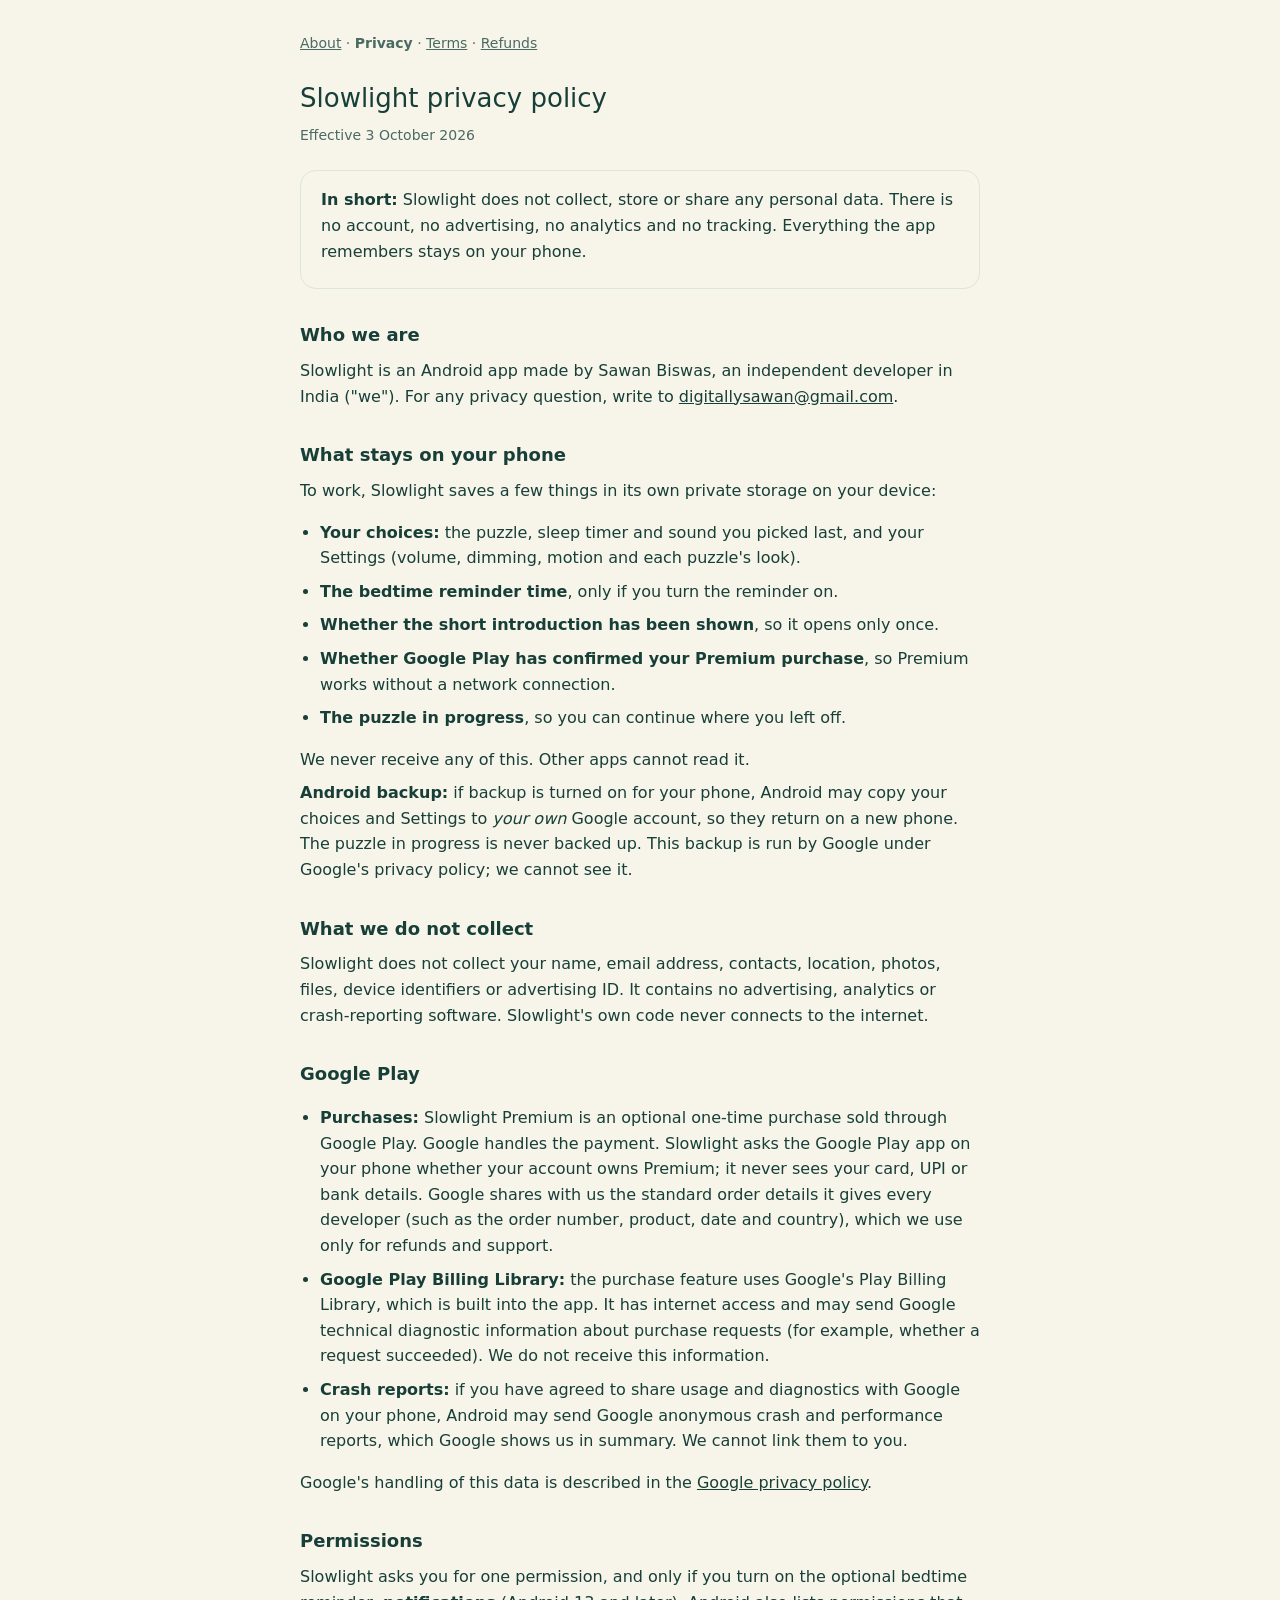
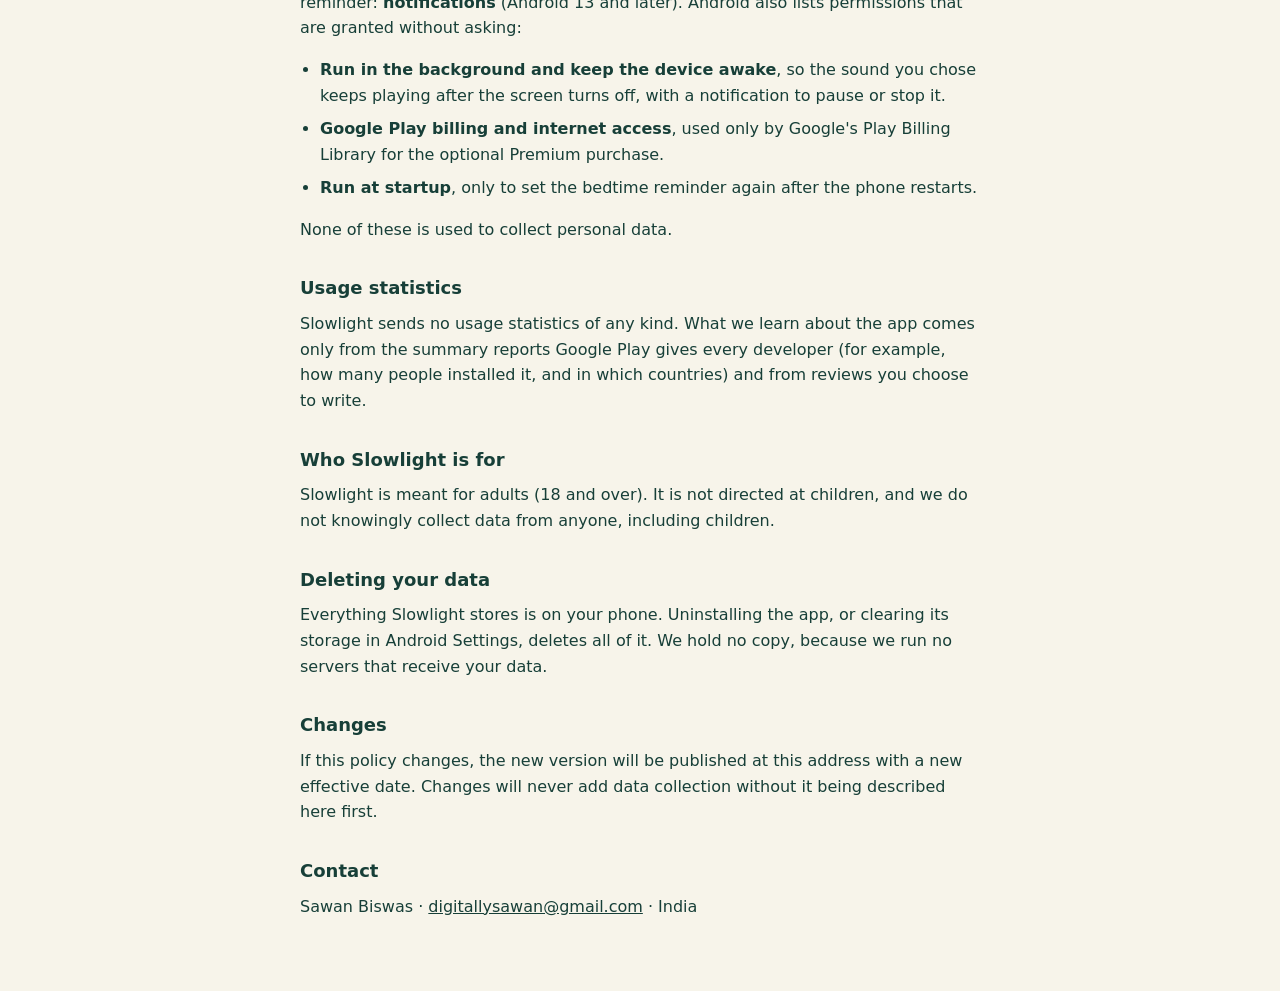
<file: index.html>
<!doctype html>
<html lang="en-IN">
<head>
<meta charset="utf-8">
<meta name="viewport" content="width=device-width, initial-scale=1">
<title>Slowlight privacy policy</title>
<link rel="stylesheet" href="style.css">
</head>
<body>
<main>
<nav><a href="about.html">About</a> · <strong>Privacy</strong> · <a href="terms.html">Terms</a> · <a href="refunds.html">Refunds</a></nav>
<h1>Slowlight privacy policy</h1>
<p class="meta">Effective 3 October 2026</p>

<div class="summary">
  <p><strong>In short:</strong> Slowlight does not collect, store or share any personal data. There is no account, no advertising, no analytics and no tracking. Everything the app remembers stays on your phone.</p>
</div>

<h2>Who we are</h2>
<p>Slowlight is an Android app made by Sawan Biswas, an independent developer in India ("we"). For any privacy question, write to <a href="mailto:digitallysawan@gmail.com">digitallysawan@gmail.com</a>.</p>

<h2>What stays on your phone</h2>
<p>To work, Slowlight saves a few things in its own private storage on your device:</p>
<ul>
  <li><strong>Your choices:</strong> the puzzle, sleep timer and sound you picked last, and your Settings (volume, dimming, motion and each puzzle's look).</li>
  <li><strong>The bedtime reminder time</strong>, only if you turn the reminder on.</li>
  <li><strong>Whether the short introduction has been shown</strong>, so it opens only once.</li>
  <li><strong>Whether Google Play has confirmed your Premium purchase</strong>, so Premium works without a network connection.</li>
  <li><strong>The puzzle in progress</strong>, so you can continue where you left off.</li>
</ul>
<p>We never receive any of this. Other apps cannot read it.</p>
<p><strong>Android backup:</strong> if backup is turned on for your phone, Android may copy your choices and Settings to <em>your own</em> Google account, so they return on a new phone. The puzzle in progress is never backed up. This backup is run by Google under Google's privacy policy; we cannot see it.</p>

<h2>What we do not collect</h2>
<p>Slowlight does not collect your name, email address, contacts, location, photos, files, device identifiers or advertising ID. It contains no advertising, analytics or crash-reporting software. Slowlight's own code never connects to the internet.</p>

<h2>Google Play</h2>
<ul>
  <li><strong>Purchases:</strong> Slowlight Premium is an optional one-time purchase sold through Google Play. Google handles the payment. Slowlight asks the Google Play app on your phone whether your account owns Premium; it never sees your card, UPI or bank details. Google shares with us the standard order details it gives every developer (such as the order number, product, date and country), which we use only for refunds and support.</li>
  <li><strong>Google Play Billing Library:</strong> the purchase feature uses Google's Play Billing Library, which is built into the app. It has internet access and may send Google technical diagnostic information about purchase requests (for example, whether a request succeeded). We do not receive this information.</li>
  <li><strong>Crash reports:</strong> if you have agreed to share usage and diagnostics with Google on your phone, Android may send Google anonymous crash and performance reports, which Google shows us in summary. We cannot link them to you.</li>
</ul>
<p>Google's handling of this data is described in the <a href="https://policies.google.com/privacy">Google privacy policy</a>.</p>

<h2>Permissions</h2>
<p>Slowlight asks you for one permission, and only if you turn on the optional bedtime reminder: <strong>notifications</strong> (Android 13 and later). Android also lists permissions that are granted without asking:</p>
<ul>
  <li><strong>Run in the background and keep the device awake</strong>, so the sound you chose keeps playing after the screen turns off, with a notification to pause or stop it.</li>
  <li><strong>Google Play billing and internet access</strong>, used only by Google's Play Billing Library for the optional Premium purchase.</li>
  <li><strong>Run at startup</strong>, only to set the bedtime reminder again after the phone restarts.</li>
</ul>
<p>None of these is used to collect personal data.</p>

<h2>Usage statistics</h2>
<p>Slowlight sends no usage statistics of any kind. What we learn about the app comes only from the summary reports Google Play gives every developer (for example, how many people installed it, and in which countries) and from reviews you choose to write.</p>

<h2>Who Slowlight is for</h2>
<p>Slowlight is meant for adults (18 and over). It is not directed at children, and we do not knowingly collect data from anyone, including children.</p>

<h2>Deleting your data</h2>
<p>Everything Slowlight stores is on your phone. Uninstalling the app, or clearing its storage in Android Settings, deletes all of it. We hold no copy, because we run no servers that receive your data.</p>

<h2>Changes</h2>
<p>If this policy changes, the new version will be published at this address with a new effective date. Changes will never add data collection without it being described here first.</p>

<h2>Contact</h2>
<p>Sawan Biswas · <a href="mailto:digitallysawan@gmail.com">digitallysawan@gmail.com</a> · India</p>
</main>
</body>
</html>
</file>
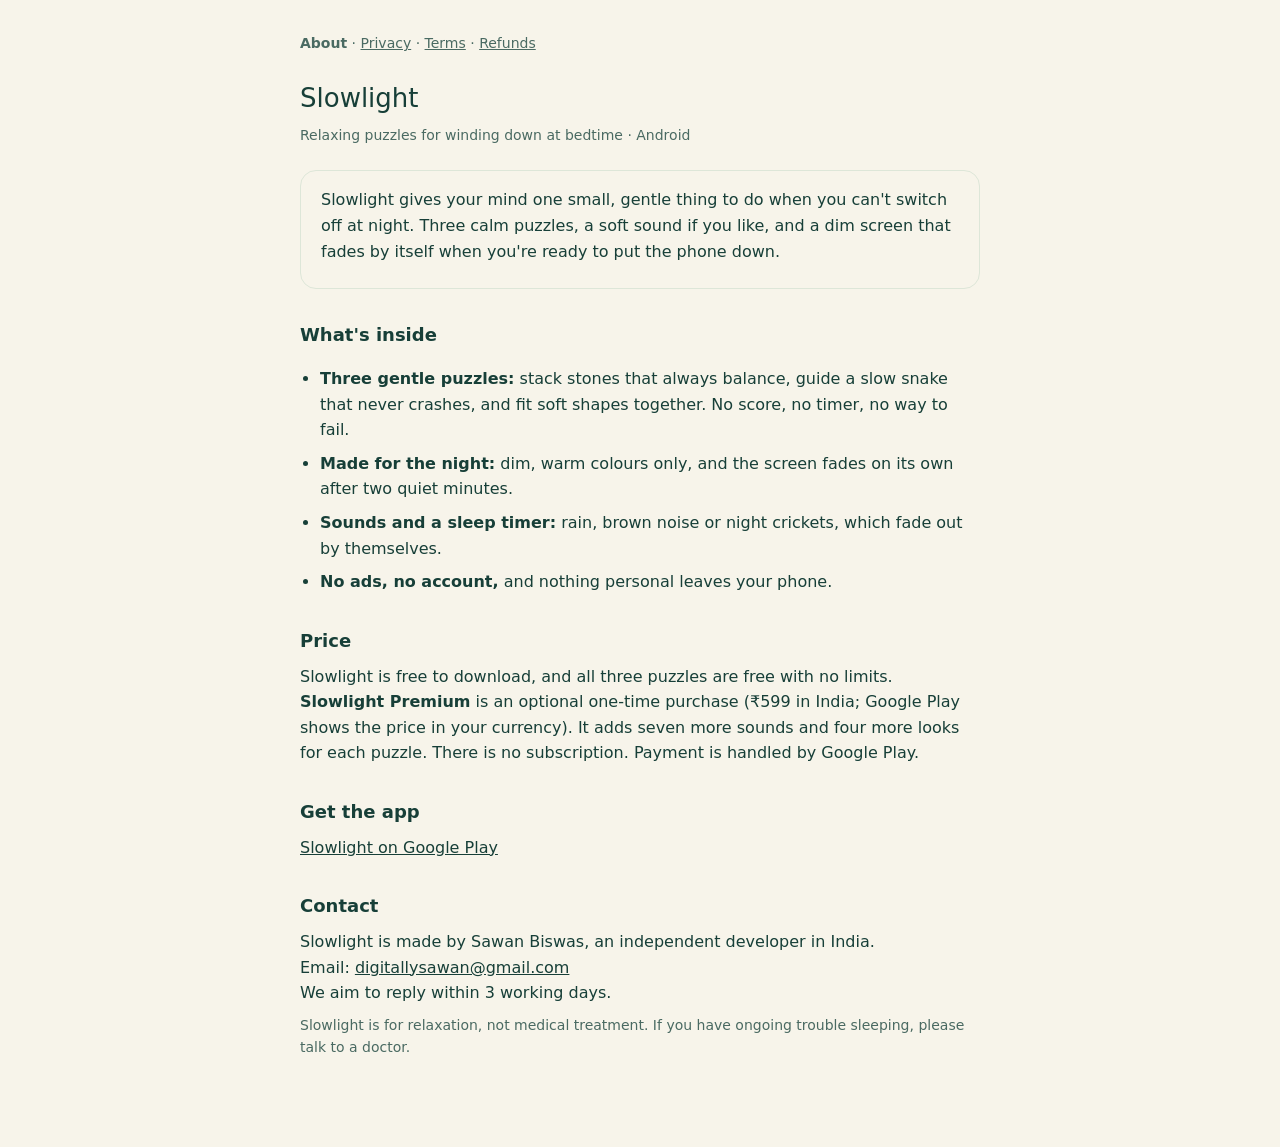
<file: about.html>
<!doctype html>
<html lang="en-IN">
<head>
<meta charset="utf-8">
<meta name="viewport" content="width=device-width, initial-scale=1">
<title>Slowlight: relaxing puzzles</title>
<meta name="description" content="Slowlight is a calm Android puzzle game for winding down at bedtime. No ads, no account.">
<link rel="stylesheet" href="style.css">
</head>
<body>
<main>
<nav><strong>About</strong> · <a href="index.html">Privacy</a> · <a href="terms.html">Terms</a> · <a href="refunds.html">Refunds</a></nav>
<h1>Slowlight</h1>
<p class="meta">Relaxing puzzles for winding down at bedtime · Android</p>

<div class="summary">
  <p>Slowlight gives your mind one small, gentle thing to do when you can't switch off at night. Three calm puzzles, a soft sound if you like, and a dim screen that fades by itself when you're ready to put the phone down.</p>
</div>

<h2>What's inside</h2>
<ul>
  <li><strong>Three gentle puzzles:</strong> stack stones that always balance, guide a slow snake that never crashes, and fit soft shapes together. No score, no timer, no way to fail.</li>
  <li><strong>Made for the night:</strong> dim, warm colours only, and the screen fades on its own after two quiet minutes.</li>
  <li><strong>Sounds and a sleep timer:</strong> rain, brown noise or night crickets, which fade out by themselves.</li>
  <li><strong>No ads, no account,</strong> and nothing personal leaves your phone.</li>
</ul>

<h2>Price</h2>
<p>Slowlight is free to download, and all three puzzles are free with no limits. <strong>Slowlight Premium</strong> is an optional one-time purchase (₹599 in India; Google Play shows the price in your currency). It adds seven more sounds and four more looks for each puzzle. There is no subscription. Payment is handled by Google Play.</p>

<h2>Get the app</h2>
<p><a href="https://play.google.com/store/apps/details?id=com.digitallysawan.slowlight">Slowlight on Google Play</a></p>

<h2>Contact</h2>
<p>Slowlight is made by Sawan Biswas, an independent developer in India.<br>
Email: <a href="mailto:digitallysawan@gmail.com">digitallysawan@gmail.com</a><br>
We aim to reply within 3 working days.</p>

<p class="meta">Slowlight is for relaxation, not medical treatment. If you have ongoing trouble sleeping, please talk to a doctor.</p>
</main>
</body>
</html>
</file>
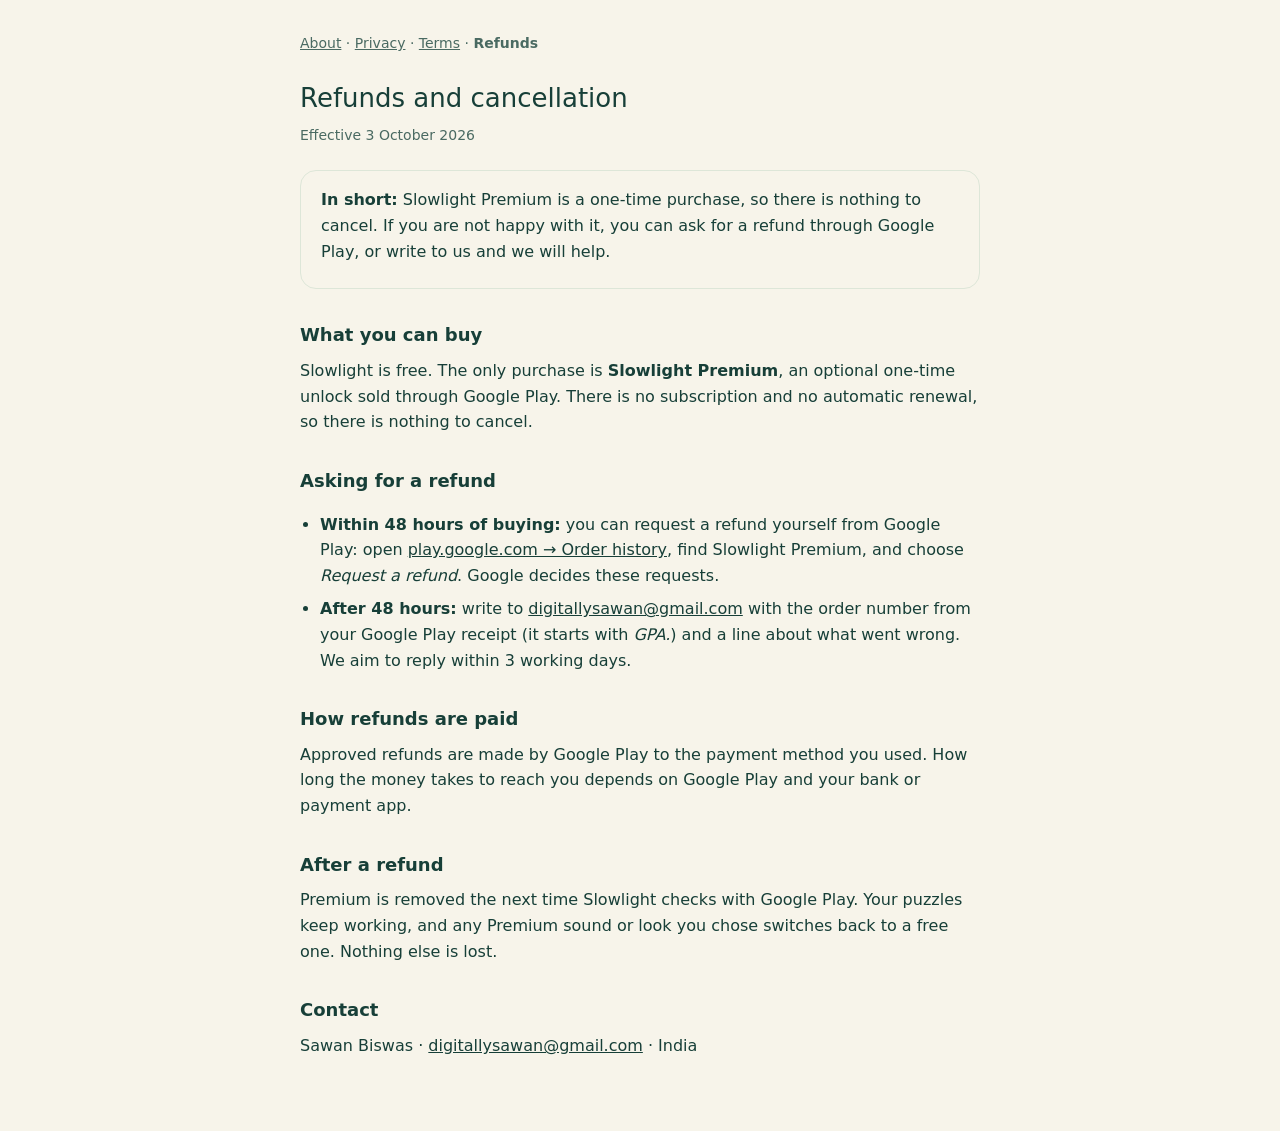
<file: refunds.html>
<!doctype html>
<html lang="en-IN">
<head>
<meta charset="utf-8">
<meta name="viewport" content="width=device-width, initial-scale=1">
<title>Slowlight refunds and cancellation</title>
<link rel="stylesheet" href="style.css">
</head>
<body>
<main>
<nav><a href="about.html">About</a> · <a href="index.html">Privacy</a> · <a href="terms.html">Terms</a> · <strong>Refunds</strong></nav>
<h1>Refunds and cancellation</h1>
<p class="meta">Effective 3 October 2026</p>

<div class="summary">
  <p><strong>In short:</strong> Slowlight Premium is a one-time purchase, so there is nothing to cancel. If you are not happy with it, you can ask for a refund through Google Play, or write to us and we will help.</p>
</div>

<h2>What you can buy</h2>
<p>Slowlight is free. The only purchase is <strong>Slowlight Premium</strong>, an optional one-time unlock sold through Google Play. There is no subscription and no automatic renewal, so there is nothing to cancel.</p>

<h2>Asking for a refund</h2>
<ul>
  <li><strong>Within 48 hours of buying:</strong> you can request a refund yourself from Google Play: open <a href="https://play.google.com/store/account/orderhistory">play.google.com → Order history</a>, find Slowlight Premium, and choose <em>Request a refund</em>. Google decides these requests.</li>
  <li><strong>After 48 hours:</strong> write to <a href="mailto:digitallysawan@gmail.com">digitallysawan@gmail.com</a> with the order number from your Google Play receipt (it starts with <em>GPA.</em>) and a line about what went wrong. We aim to reply within 3 working days.</li>
</ul>

<h2>How refunds are paid</h2>
<p>Approved refunds are made by Google Play to the payment method you used. How long the money takes to reach you depends on Google Play and your bank or payment app.</p>

<h2>After a refund</h2>
<p>Premium is removed the next time Slowlight checks with Google Play. Your puzzles keep working, and any Premium sound or look you chose switches back to a free one. Nothing else is lost.</p>

<h2>Contact</h2>
<p>Sawan Biswas · <a href="mailto:digitallysawan@gmail.com">digitallysawan@gmail.com</a> · India</p>
</main>
</body>
</html>
</file>
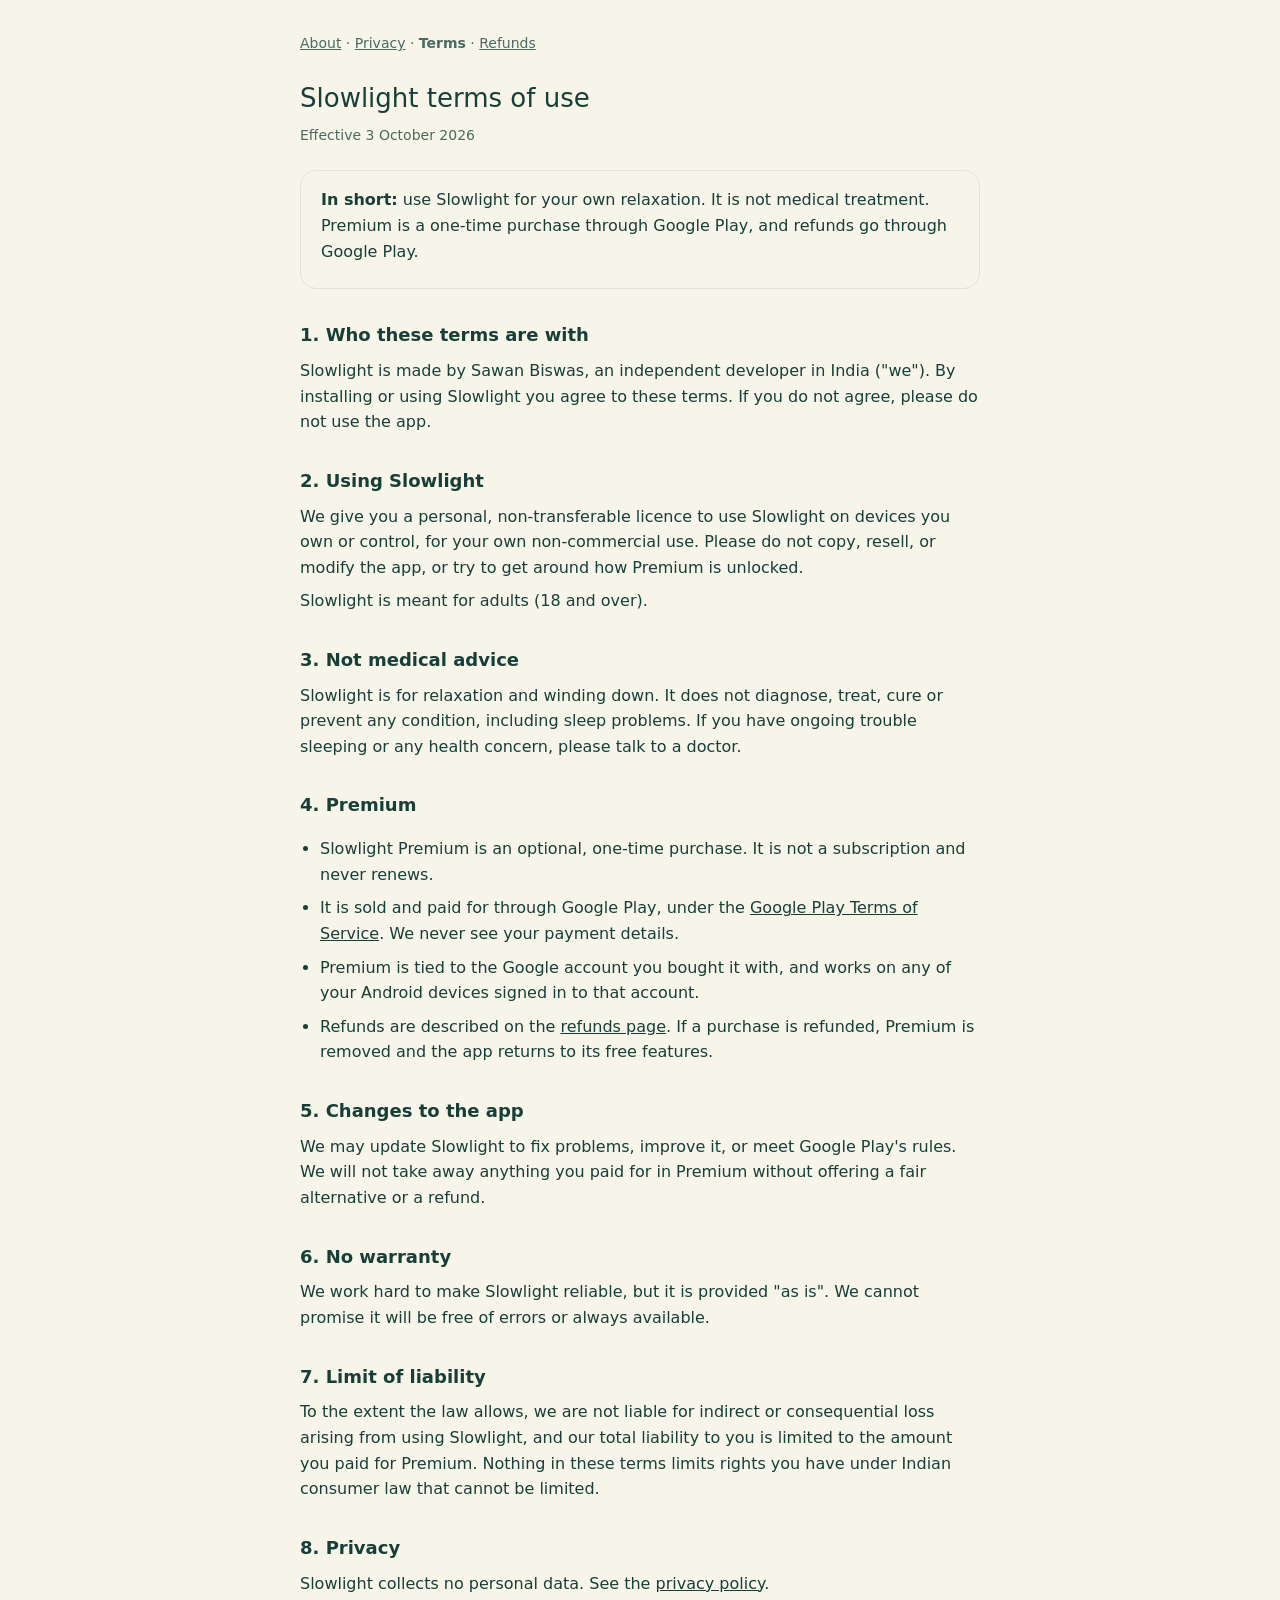
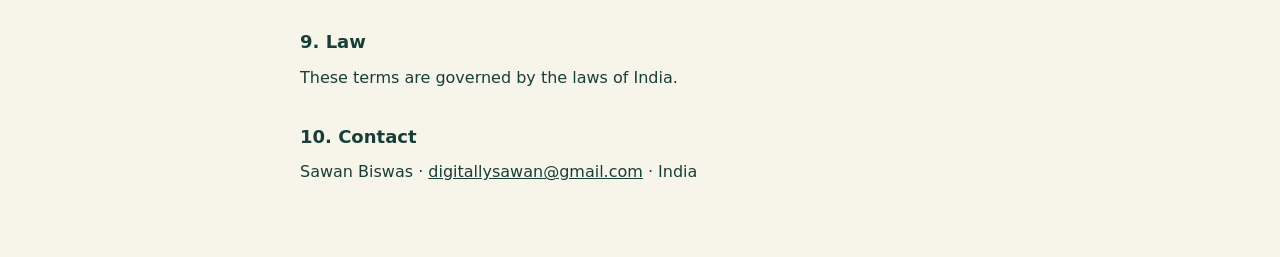
<file: terms.html>
<!doctype html>
<html lang="en-IN">
<head>
<meta charset="utf-8">
<meta name="viewport" content="width=device-width, initial-scale=1">
<title>Slowlight terms of use</title>
<link rel="stylesheet" href="style.css">
</head>
<body>
<main>
<nav><a href="about.html">About</a> · <a href="index.html">Privacy</a> · <strong>Terms</strong> · <a href="refunds.html">Refunds</a></nav>
<h1>Slowlight terms of use</h1>
<p class="meta">Effective 3 October 2026</p>

<div class="summary">
  <p><strong>In short:</strong> use Slowlight for your own relaxation. It is not medical treatment. Premium is a one-time purchase through Google Play, and refunds go through Google Play.</p>
</div>

<h2>1. Who these terms are with</h2>
<p>Slowlight is made by Sawan Biswas, an independent developer in India ("we"). By installing or using Slowlight you agree to these terms. If you do not agree, please do not use the app.</p>

<h2>2. Using Slowlight</h2>
<p>We give you a personal, non-transferable licence to use Slowlight on devices you own or control, for your own non-commercial use. Please do not copy, resell, or modify the app, or try to get around how Premium is unlocked.</p>
<p>Slowlight is meant for adults (18 and over).</p>

<h2>3. Not medical advice</h2>
<p>Slowlight is for relaxation and winding down. It does not diagnose, treat, cure or prevent any condition, including sleep problems. If you have ongoing trouble sleeping or any health concern, please talk to a doctor.</p>

<h2>4. Premium</h2>
<ul>
  <li>Slowlight Premium is an optional, one-time purchase. It is not a subscription and never renews.</li>
  <li>It is sold and paid for through Google Play, under the <a href="https://play.google.com/about/play-terms/">Google Play Terms of Service</a>. We never see your payment details.</li>
  <li>Premium is tied to the Google account you bought it with, and works on any of your Android devices signed in to that account.</li>
  <li>Refunds are described on the <a href="refunds.html">refunds page</a>. If a purchase is refunded, Premium is removed and the app returns to its free features.</li>
</ul>

<h2>5. Changes to the app</h2>
<p>We may update Slowlight to fix problems, improve it, or meet Google Play's rules. We will not take away anything you paid for in Premium without offering a fair alternative or a refund.</p>

<h2>6. No warranty</h2>
<p>We work hard to make Slowlight reliable, but it is provided "as is". We cannot promise it will be free of errors or always available.</p>

<h2>7. Limit of liability</h2>
<p>To the extent the law allows, we are not liable for indirect or consequential loss arising from using Slowlight, and our total liability to you is limited to the amount you paid for Premium. Nothing in these terms limits rights you have under Indian consumer law that cannot be limited.</p>

<h2>8. Privacy</h2>
<p>Slowlight collects no personal data. See the <a href="index.html">privacy policy</a>.</p>

<h2>9. Law</h2>
<p>These terms are governed by the laws of India.</p>

<h2>10. Contact</h2>
<p>Sawan Biswas · <a href="mailto:digitallysawan@gmail.com">digitallysawan@gmail.com</a> · India</p>
</main>
</body>
</html>
</file>
<file: style.css>
:root { --bg: #F7F4EA; --text: #173F38; --dim: #4A6A62; --line: #DDE6D8; }
@media (prefers-color-scheme: dark) {
  :root { --bg: #0E1413; --text: #B9A98A; --dim: #9C8F76; --line: #162120; }
}
body { margin: 0; background: var(--bg); color: var(--text);
       font: 16px/1.6 system-ui, -apple-system, "Segoe UI", Roboto, sans-serif; }
main { max-width: 680px; margin: 0 auto; padding: 32px 16px 64px; }
nav { color: var(--dim); font-size: 14px; margin-bottom: 24px; }
h1 { font-size: 26px; font-weight: 500; margin: 0 0 4px; }
h2 { font-size: 18px; font-weight: 600; margin: 32px 0 8px; }
p, li { margin: 0 0 8px; }
ul { padding-left: 20px; }
.meta { color: var(--dim); font-size: 14px; margin-bottom: 24px; }
.summary { border: 1px solid var(--line); border-radius: 16px; padding: 16px 20px; }
a { color: inherit; }
</file>
